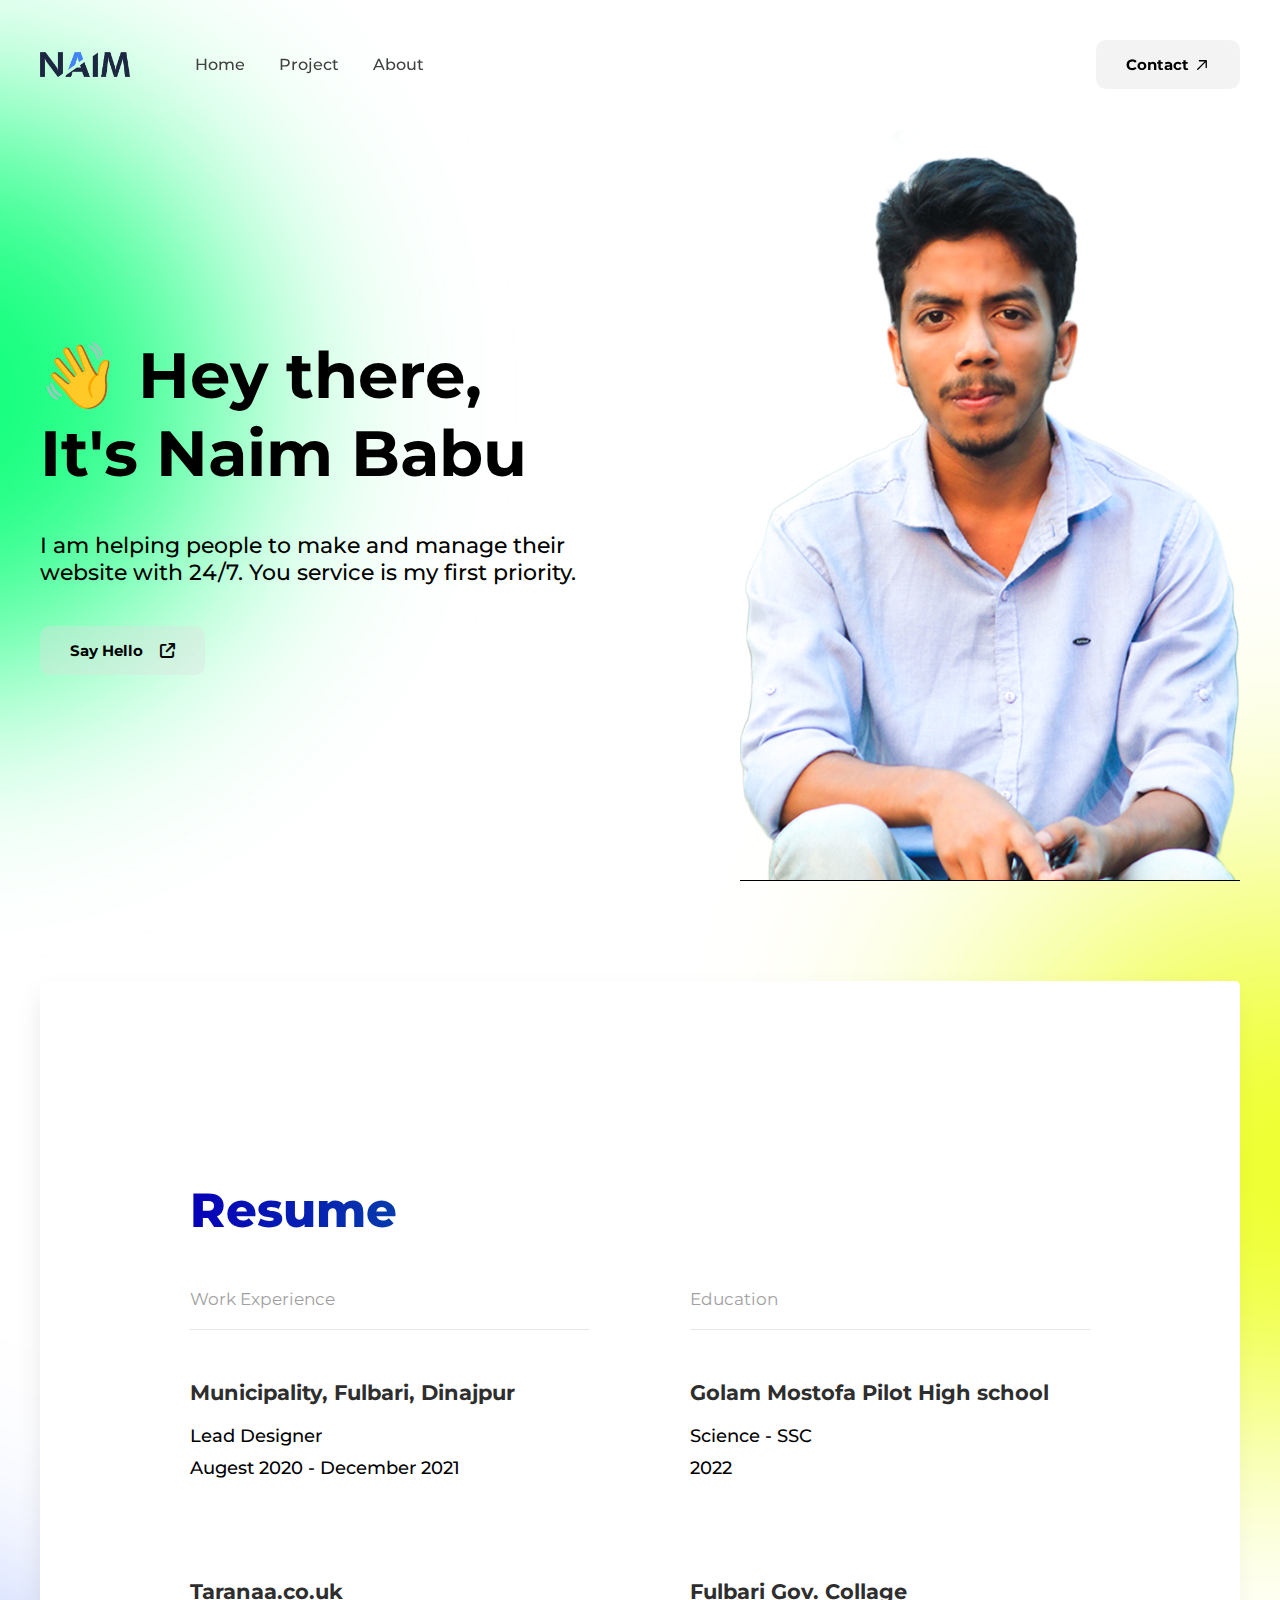
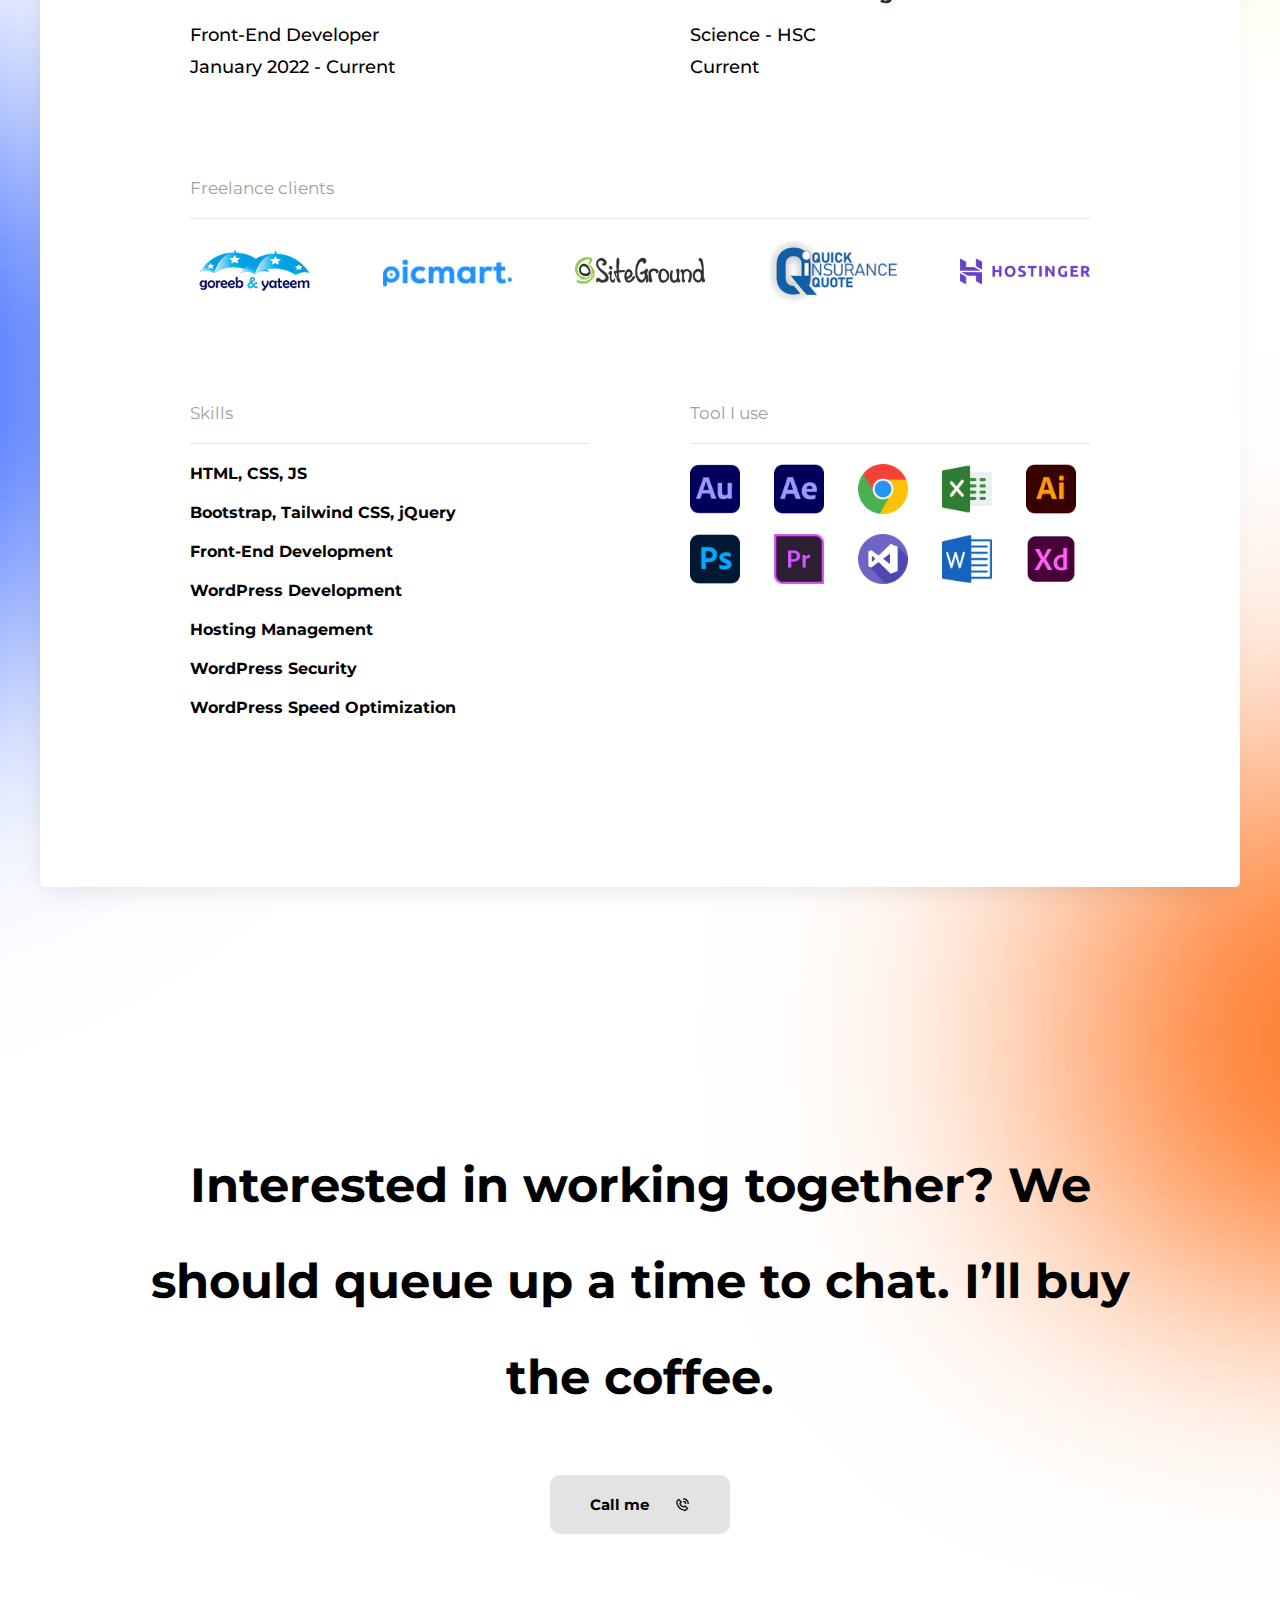
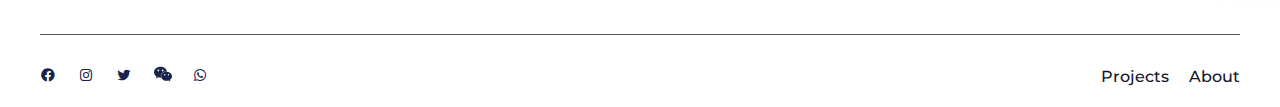
<file: index.html>
<!DOCTYPE html>
<html lang="en">

<head>
    <meta charset="UTF-8">
    <meta http-equiv="X-UA-Compatible" content="IE=edge">
    <meta name="viewport" content="width=device-width, initial-scale=1.0">
    <meta name='keywords' content='your, tags'>
    <meta name='description' content='150 words'>
    <meta name='subject' content="your website' s subject">
    <meta name='language' content='ES'>
    <meta name='robots' content='index,follow'>
    <meta name='copyright' content='company name'>

    <!-- -------------------
    OpenGraph Meta Tags
    -------------------- -->
    <meta name='og:title' content='The Rock'>
    <meta name='og:type' content='movie'>
    <meta name='og:url' content='http://www.imdb.com/title/tt0117500/'>
    <meta name='og:image' content='http://ia.media-imdb.com/rock.jpg'>
    <meta name='og:site_name' content='IMDb'>
    <meta name='og:description' content='A group of U.S. Marines, under command of...'>
    <title>Taranaa</title>


    <!-- -------------------
    Css Linked
    -------------------- -->
    
    <link href='https://unpkg.com/boxicons@2.1.4/css/boxicons.min.css' rel='stylesheet'>
    <link rel="stylesheet" href="./css/all.min.css">
    <link rel="stylesheet" href="./css/index.css">
</head>

<body>
    <div class="bg">
        <header>
            <nav>
                <div class="logo_and_links">
                    <img src="./images/logo.png" width="90px" alt="" class="header_logo">
                    <div class="links">
                        <a href="/">Home</a>
                        <a href="/projects.html">Project</a>
                        <!-- <a href="/pricing.html">Pricing</a> -->
                        <a href="/about.html">About</a>
                    </div>
                </div>
                <div class="right_side_button">
                    <a href="/contact.html" class="t_buttons">
                        Contact <svg width="16" height="16" viewBox="0 0 24 24" fill="none"
                            xmlns="http://www.w3.org/2000/svg">
                            <path
                                d="M8.11512 6.63605L15.9509 6.63605L4.9301 17.6569C4.85087 17.7361 4.78771 17.8253 4.74063 17.9205C4.61367 18.1771 4.6036 18.4768 4.71043 18.7403C4.75925 18.8606 4.83247 18.9734 4.9301 19.0711C5.32062 19.4616 5.95379 19.4616 6.34431 19.0711L17.3651 8.05026V15.886C17.3651 16.4383 17.8128 16.886 18.3651 16.886C18.9174 16.886 19.3651 16.4383 19.3651 15.886V5.63605C19.3651 5.60153 19.3634 5.56742 19.36 5.5338C19.3099 5.0409 18.9019 4.65382 18.3999 4.63664C18.3884 4.63625 18.3768 4.63605 18.3651 4.63605L8.11512 4.63605C7.56284 4.63605 7.11513 5.08376 7.11513 5.63605C7.11512 6.18833 7.56284 6.63605 8.11512 6.63605Z"
                                fill="currentColor" />
                        </svg>

                    </a>
                </div>
            </nav>
        </header>
        <!-- Primary menu ended  -->
        <!-- =================  Hero Section ================= -->

        <div id="hero">
            <div class="left_side">
                <h1>👋 Hey there, <br> It's Naim Babu</h1>
                <p>I am helping people to make and manage their website with 24/7. You service is my first priority.</p>
                <a href="#" class="t_buttons">
                    Say Hello <i class="fa-solid fa-arrow-up-right-from-square"></i>
                </a>
            </div>
            <div class="right_side">
                <img src="./images/naim.png" alt="" width="500px">
            </div>
        </div>
    </div>

    <main>

        <!-- =================  Resume ================= -->
        <div id="resume">
            <div class="container">
                <h2>Resume</h2>

                <!-- =================  EDUCATION AND Experience ================= -->
                <div class="content">
                    <div class="left_side">
                        <h5>Work Experience</h5>
                        <div class="devider"></div>
                        <div class="first_work">
                            <h4>Municipality, Fulbari, Dinajpur</h4>
                            <p>Lead Designer</p>
                            <p>Augest 2020 - December 2021</p>
                        </div>
                        <div class="first_work">
                            <h4>Taranaa.co.uk</h4>
                            <p>Front-End Developer</p>
                            <p>January 2022 - Current</p>
                        </div>
                    </div>

                    <div class="left_side">
                        <h5>Education</h5>
                        <div class="devider"></div>
                        <div class="first_work">
                            <h4>Golam Mostofa Pilot High school</h4>
                            <p>Science - SSC</p>
                            <p>2022</p>
                        </div>
                        <div class="first_work">
                            <h4>Fulbari Gov. Collage</h4>
                            <p>Science - HSC</p>
                            <p>Current</p>
                        </div>
                    </div>
                </div>

                <!-- =================  Freelance Clients ================= -->
                <div class="clients">
                    <h5>Freelance clients</h5>
                    <div class="devider"></div>
                    <div class="clients_logos">
                        <img src="./images/logo-goreeb.png" alt="naimbabu">
                        <img src="./images/Header-Logo-1.png" alt="naimbabu">
                        <img src="./images/SiteGround.Com_Inc._Logo.png" alt="naimbabu">
                        <img src="./images/image.png" alt="naimbabu">
                        <img src="./images/Hostinger-logo.png" alt="naimbabu">
                    </div>
                </div>

                <!-- =================  Skills and Tools ================= -->
                <div class="content">
                    <div class="left_side">
                        <h5>Skills</h5>
                        <div class="devider"></div>
                        <div class="skills">
                            <h4>HTML, CSS, JS</h4>
                            <h4>Bootstrap, Tailwind CSS, jQuery</h4>
                            <h4>Front-End Development</h4>
                            <h4>WordPress Development</h4>
                            <h4>Hosting Management</h4>
                            <h4>WordPress Security</h4>
                            <h4>WordPress Speed Optimization</h4>
                        </div>
                    </div>

                    <div class="left_side">
                        <h5>Tool I use</h5>
                        <div class="devider"></div>
                        <div class="tools">
                            <img src="./images/Tools/adobe-audition.png" alt="naimbabu">
                            <img src="./images/Tools/after-effects.png" alt="naimbabu">
                            <img src="./images/Tools/chrome.png" alt="naimbabu">
                            <img src="./images/Tools/excel.png" alt="naimbabu">
                            <img src="./images/Tools/illustrator.png" alt="naimbabu">
                            <img src="./images/Tools/photoshop.png" alt="naimbabu">
                            <img src="./images/Tools/premiere.png" alt="naimbabu">
                            <img src="./images/Tools/visual-studio.png" alt="naimbabu">
                            <img src="./images/Tools/word.png" alt="naimbabu">
                            <img src="./images/Tools/xd.png" alt="naimbabu">
                        </div>

                    </div>
                </div>
            </div>
        </div>
        <footer>
            <div class="footer_main_container">
                <div class="container">
                    <h2>Interested in working together? We should queue up a time to chat. I’ll buy the coffee.</h2>
                    <div class="footer_call_button">
                        <a class="" href="#">
                            Call me 
                            <i class='bx bx-phone-call'></i>
                        </a>
                    </div>

                </div>
                <div class="border"></div>
                <div class="down_footer">
                    <div class="social">
                        <a href=""> <i class='bx bxl-facebook-circle' ></i></a>
                        <a href=""><i class='bx bxl-instagram'></i></a>
                        <a href=""><i class='bx bxl-twitter' ></i></a>
                        <a href=""> <svg role="img" viewBox="0 0 24 24" xmlns="http://www.w3.org/2000/svg">
                                <title>WeChat</title>
                                <path
                                    d="M8.691 2.188C3.891 2.188 0 5.476 0 9.53c0 2.212 1.17 4.203 3.002 5.55a.59.59 0 0 1 .213.665l-.39 1.48c-.019.07-.048.141-.048.213 0 .163.13.295.29.295a.326.326 0 0 0 .167-.054l1.903-1.114a.864.864 0 0 1 .717-.098 10.16 10.16 0 0 0 2.837.403c.276 0 .543-.027.811-.05-.857-2.578.157-4.972 1.932-6.446 1.703-1.415 3.882-1.98 5.853-1.838-.576-3.583-4.196-6.348-8.596-6.348zM5.785 5.991c.642 0 1.162.529 1.162 1.18a1.17 1.17 0 0 1-1.162 1.178A1.17 1.17 0 0 1 4.623 7.17c0-.651.52-1.18 1.162-1.18zm5.813 0c.642 0 1.162.529 1.162 1.18a1.17 1.17 0 0 1-1.162 1.178 1.17 1.17 0 0 1-1.162-1.178c0-.651.52-1.18 1.162-1.18zm5.34 2.867c-1.797-.052-3.746.512-5.28 1.786-1.72 1.428-2.687 3.72-1.78 6.22.942 2.453 3.666 4.229 6.884 4.229.826 0 1.622-.12 2.361-.336a.722.722 0 0 1 .598.082l1.584.926a.272.272 0 0 0 .14.047c.134 0 .24-.111.24-.247 0-.06-.023-.12-.038-.177l-.327-1.233a.582.582 0 0 1-.023-.156.49.49 0 0 1 .201-.398C23.024 18.48 24 16.82 24 14.98c0-3.21-2.931-5.837-6.656-6.088V8.89c-.135-.01-.27-.027-.407-.03zm-2.53 3.274c.535 0 .969.44.969.982a.976.976 0 0 1-.969.983.976.976 0 0 1-.969-.983c0-.542.434-.982.97-.982zm4.844 0c.535 0 .969.44.969.982a.976.976 0 0 1-.969.983.976.976 0 0 1-.969-.983c0-.542.434-.982.969-.982z" />
                            </svg></a>
                        <a href=""><i class='bx bxl-whatsapp' ></i></a>
                    </div>
                    <div class="links">
                        <a href="">Projects</a>
                        <!-- <a href="">Pricing</a> -->
                        <a href="">About</a>
                    </div>
                </div>
            </div>
        </footer>
    </main>
    <!-- =================  Footer ================= -->





    <!-- ===============================================================
    Make sure that js is before the body closing tag. Its make your site 
    loading faster
    ==================================================================-->
    <script src="./js/main.js"></script>
</body>

</html>
</file>
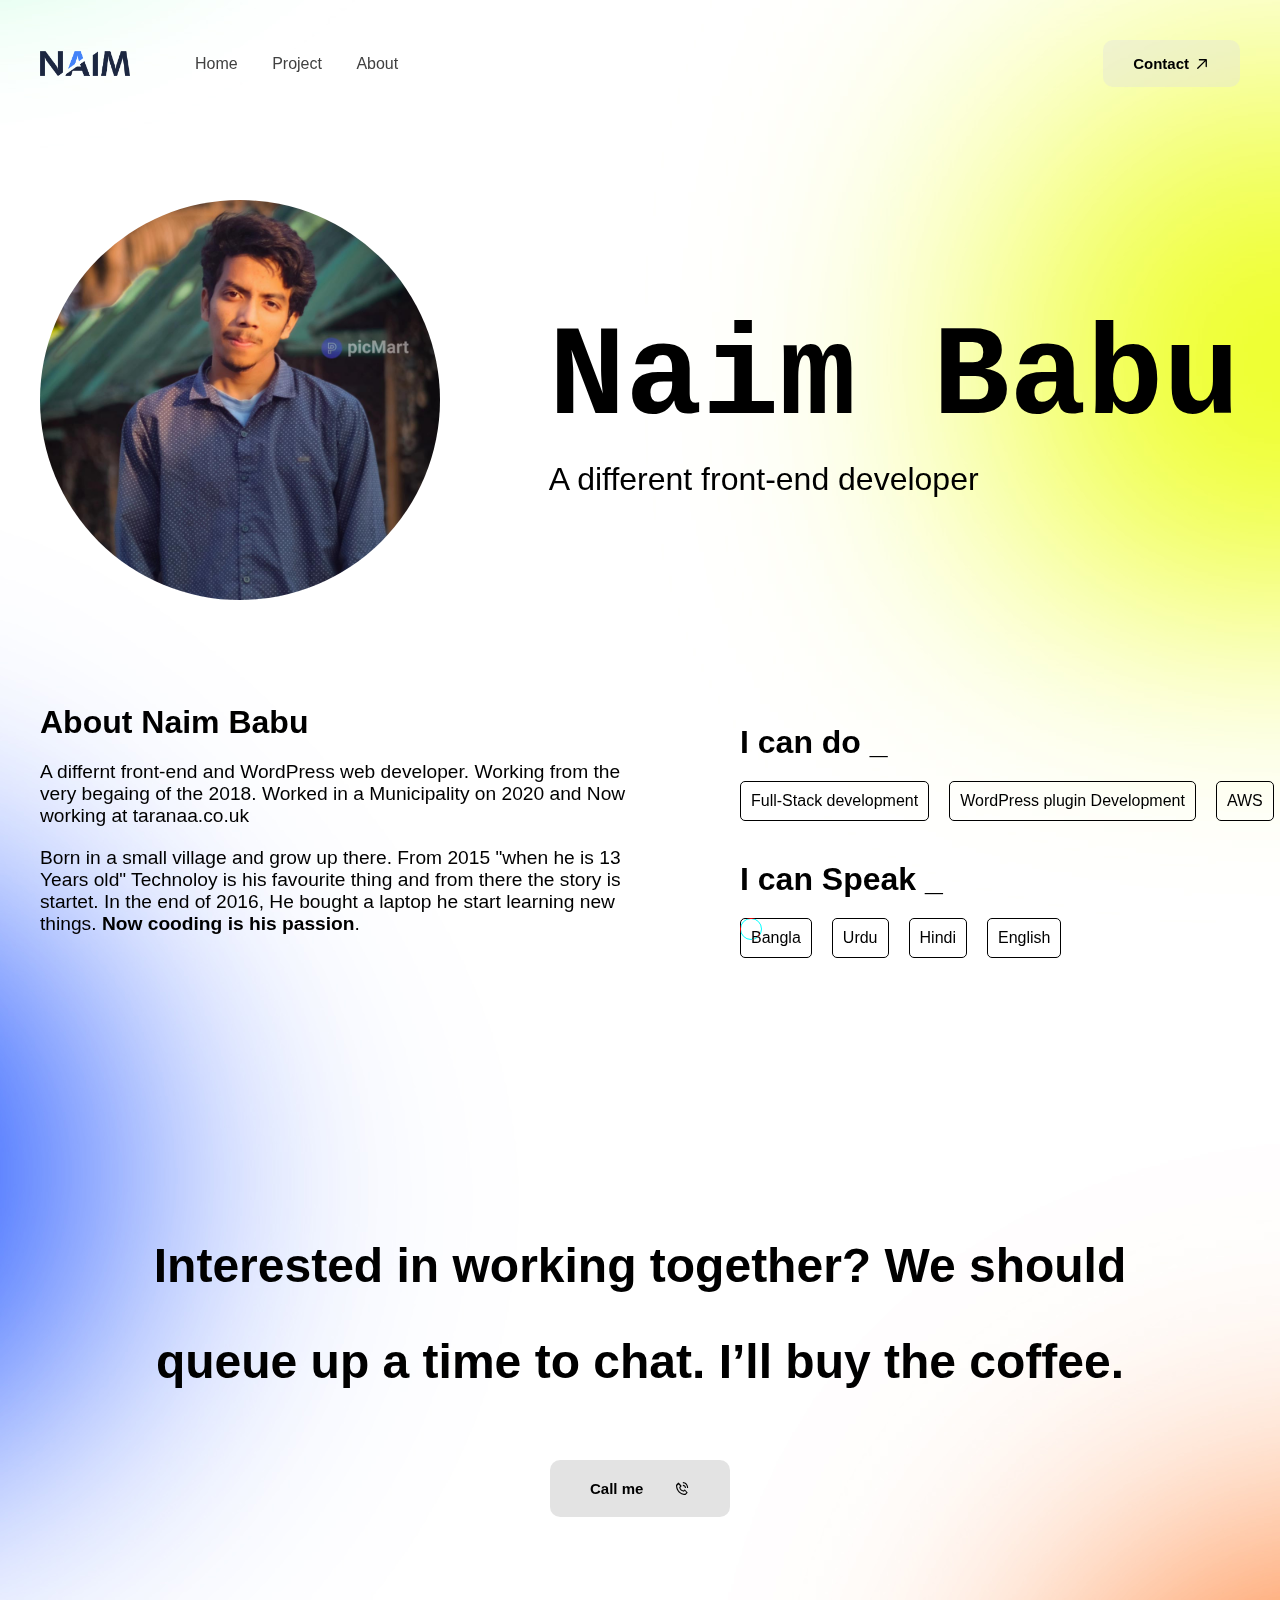
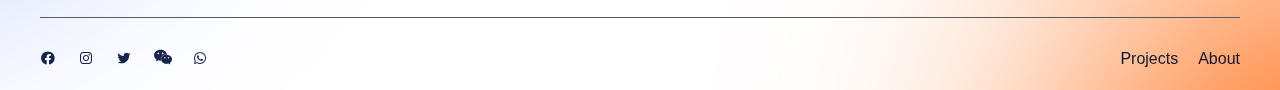
<file: about.html>
<!DOCTYPE html>
<html lang="en">

<head>
    <meta charset="UTF-8">
    <meta http-equiv="X-UA-Compatible" content="IE=edge">
    <meta name="viewport" content="width=device-width, initial-scale=1.0">
    <meta name='keywords' content='your, tags'>
    <meta name='description' content='150 words'>
    <meta name='subject' content="your website' s subject">
    <meta name='language' content='ES'>
    <meta name='robots' content='index,follow'>
    <meta name='copyright' content='company name'>

    <!-- -------------------
    OpenGraph Meta Tags
    -------------------- -->
    <meta name='og:title' content='The Rock'>
    <meta name='og:type' content='movie'>
    <meta name='og:url' content='http://www.imdb.com/title/tt0117500/'>
    <meta name='og:image' content='http://ia.media-imdb.com/rock.jpg'>
    <meta name='og:site_name' content='IMDb'>
    <meta name='og:description' content='A group of U.S. Marines, under command of...'>
    <title>Taranaa</title>


    <!-- -------------------
    Css Linked
    -------------------- -->
    <link href='https://unpkg.com/boxicons@2.1.4/css/boxicons.min.css' rel='stylesheet'>
    <link rel="stylesheet" href="./css/about.css">
</head>

<body>
    <header>
        <nav>
            <div class="logo_and_links">
                <img src="./images/logo.png" width="90px" alt="" class="header_logo">
                <div class="links">
                    <a href="/">Home</a>
                    <a href="/projects.html">Project</a>
                    <!-- <a href="/pricing.html">Pricing</a> -->
                    <a href="/about.html">About</a>
                </div>
            </div>
            <div class="right_side_button">
                <a href="/contact.html" class="t_buttons">
                    Contact <svg width="16" height="16" viewBox="0 0 24 24" fill="none"
                        xmlns="http://www.w3.org/2000/svg">
                        <path
                            d="M8.11512 6.63605L15.9509 6.63605L4.9301 17.6569C4.85087 17.7361 4.78771 17.8253 4.74063 17.9205C4.61367 18.1771 4.6036 18.4768 4.71043 18.7403C4.75925 18.8606 4.83247 18.9734 4.9301 19.0711C5.32062 19.4616 5.95379 19.4616 6.34431 19.0711L17.3651 8.05026V15.886C17.3651 16.4383 17.8128 16.886 18.3651 16.886C18.9174 16.886 19.3651 16.4383 19.3651 15.886V5.63605C19.3651 5.60153 19.3634 5.56742 19.36 5.5338C19.3099 5.0409 18.9019 4.65382 18.3999 4.63664C18.3884 4.63625 18.3768 4.63605 18.3651 4.63605L8.11512 4.63605C7.56284 4.63605 7.11513 5.08376 7.11513 5.63605C7.11512 6.18833 7.56284 6.63605 8.11512 6.63605Z"
                            fill="currentColor" />
                    </svg>

                </a>
            </div>
        </nav>
    </header>
    <!-- Primary menu ended  -->


    <!-- Main section of the page -->

    <section class="profile">
        <div class="profile_picture">
            <img src="./images/Profile_Picture.jpg" alt="Naimbabu">
        </div>
        <div class="information">
            <h1>Naim Babu</h1>
            <p>A different front-end developer</p>
        </div>
    </section>
    <div class="line"></div>
    <section class="about">
        <div class="about_me">
            <h2>About Naim Babu</h2>
            <P>A differnt front-end and WordPress web developer. Working from the very begaing of the 2018. Worked in a
                Municipality on 2020 and Now working at taranaa.co.uk</P>
            <P>Born in a small village and grow up there. From 2015 "when he is 13 Years old" Technoloy is his favourite thing and 
                from there the story is startet. In the end of 2016, He bought a laptop he start learning new things.  <strong>Now cooding is his passion</strong>. 
            </P>
        </div>
        <div class="my_skills">
            <h2>I can do _</h2>
            <div class="skills">
                <div class="skill">Full-Stack development</div>
                <div class="skill">WordPress plugin Development</div>
                <div class="skill">AWS</div>
            </div>
            <div class="my_skills">
                <h2>I can Speak _</h2>
                <div class="skills">
                    <div class="skill">Bangla</div>
                    <div class="skill">Urdu</div>
                    <div class="skill">Hindi</div>
                    <div class="skill">English</div>
                    <div class="custom_mouse"></div>
                </div>
            </div>
        </div>
    </section>
    <section class="about">
        <!-- <div class="my_skills">
            <h2>I can Speak _</h2>
            <div class="skills">
                <div class="skill">Bangla</div>
                <div class="skill">Urdu</div>
                <div class="skill">Hindi</div>
                <div class="skill">English</div>
                <div class="custom_mouse"></div>
            </div>
        </div> -->
        <!-- <div class="about_me">
            <h2>About Naim Babu</h2>
            <P>A differnt front-end and WordPress web developer. Working from the very begaing of the 2018. Worked in a
                Municipality on 2020 and Now working at taranaa.co.uk</P>
            <P>Born in a small village and grow up there. From 2015 "when he is 13 Years old" Technoloy is his favourite thing and 
                from there the story is startet. In the end of 2016, He bought a laptop he start learning new things.  <strong>Now cooding is his passion</strong>. 
            </P>
        </div> -->
    </section>

    <!-- ========== Footer ========= -->
    <footer>
        <div class="footer_main_container">
            <div class="container">
                <h2>Interested in working together? We should queue up a time to chat. I’ll buy the coffee.</h2>
                <div class="footer_call_button">
                    <a class="" href="#">
                        Call me
                        <i class='bx bx-phone-call'></i>

                    </a>
                </div>

            </div>
            <div class="border"></div>
            <div class="down_footer">
                <div class="social">
                    <a href=""> <i class='bx bxl-facebook-circle' ></i></a>
                    <a href=""><i class='bx bxl-instagram'></i></a>
                    <a href=""><i class='bx bxl-twitter' ></i></a>
                    <a href=""> <svg role="img" viewBox="0 0 24 24" xmlns="http://www.w3.org/2000/svg">
                            <title>WeChat</title>
                            <path
                                d="M8.691 2.188C3.891 2.188 0 5.476 0 9.53c0 2.212 1.17 4.203 3.002 5.55a.59.59 0 0 1 .213.665l-.39 1.48c-.019.07-.048.141-.048.213 0 .163.13.295.29.295a.326.326 0 0 0 .167-.054l1.903-1.114a.864.864 0 0 1 .717-.098 10.16 10.16 0 0 0 2.837.403c.276 0 .543-.027.811-.05-.857-2.578.157-4.972 1.932-6.446 1.703-1.415 3.882-1.98 5.853-1.838-.576-3.583-4.196-6.348-8.596-6.348zM5.785 5.991c.642 0 1.162.529 1.162 1.18a1.17 1.17 0 0 1-1.162 1.178A1.17 1.17 0 0 1 4.623 7.17c0-.651.52-1.18 1.162-1.18zm5.813 0c.642 0 1.162.529 1.162 1.18a1.17 1.17 0 0 1-1.162 1.178 1.17 1.17 0 0 1-1.162-1.178c0-.651.52-1.18 1.162-1.18zm5.34 2.867c-1.797-.052-3.746.512-5.28 1.786-1.72 1.428-2.687 3.72-1.78 6.22.942 2.453 3.666 4.229 6.884 4.229.826 0 1.622-.12 2.361-.336a.722.722 0 0 1 .598.082l1.584.926a.272.272 0 0 0 .14.047c.134 0 .24-.111.24-.247 0-.06-.023-.12-.038-.177l-.327-1.233a.582.582 0 0 1-.023-.156.49.49 0 0 1 .201-.398C23.024 18.48 24 16.82 24 14.98c0-3.21-2.931-5.837-6.656-6.088V8.89c-.135-.01-.27-.027-.407-.03zm-2.53 3.274c.535 0 .969.44.969.982a.976.976 0 0 1-.969.983.976.976 0 0 1-.969-.983c0-.542.434-.982.97-.982zm4.844 0c.535 0 .969.44.969.982a.976.976 0 0 1-.969.983.976.976 0 0 1-.969-.983c0-.542.434-.982.969-.982z" />
                        </svg></a>
                    <a href=""><i class='bx bxl-whatsapp' ></i></a>
                </div>
                <div class="links">
                    <a href="">Projects</a>
                    <!-- <a href="">Pricing</a> -->
                    <a href="">About</a>
                </div>
            </div>
        </div>
    </footer>


    <!-- ===============================================================
    Make sure that js is before the body closing tag. Its make your site 
    loading faster
    ==================================================================-->
    <script src="./js/main.js"></script>
</body>

</html>
</file>
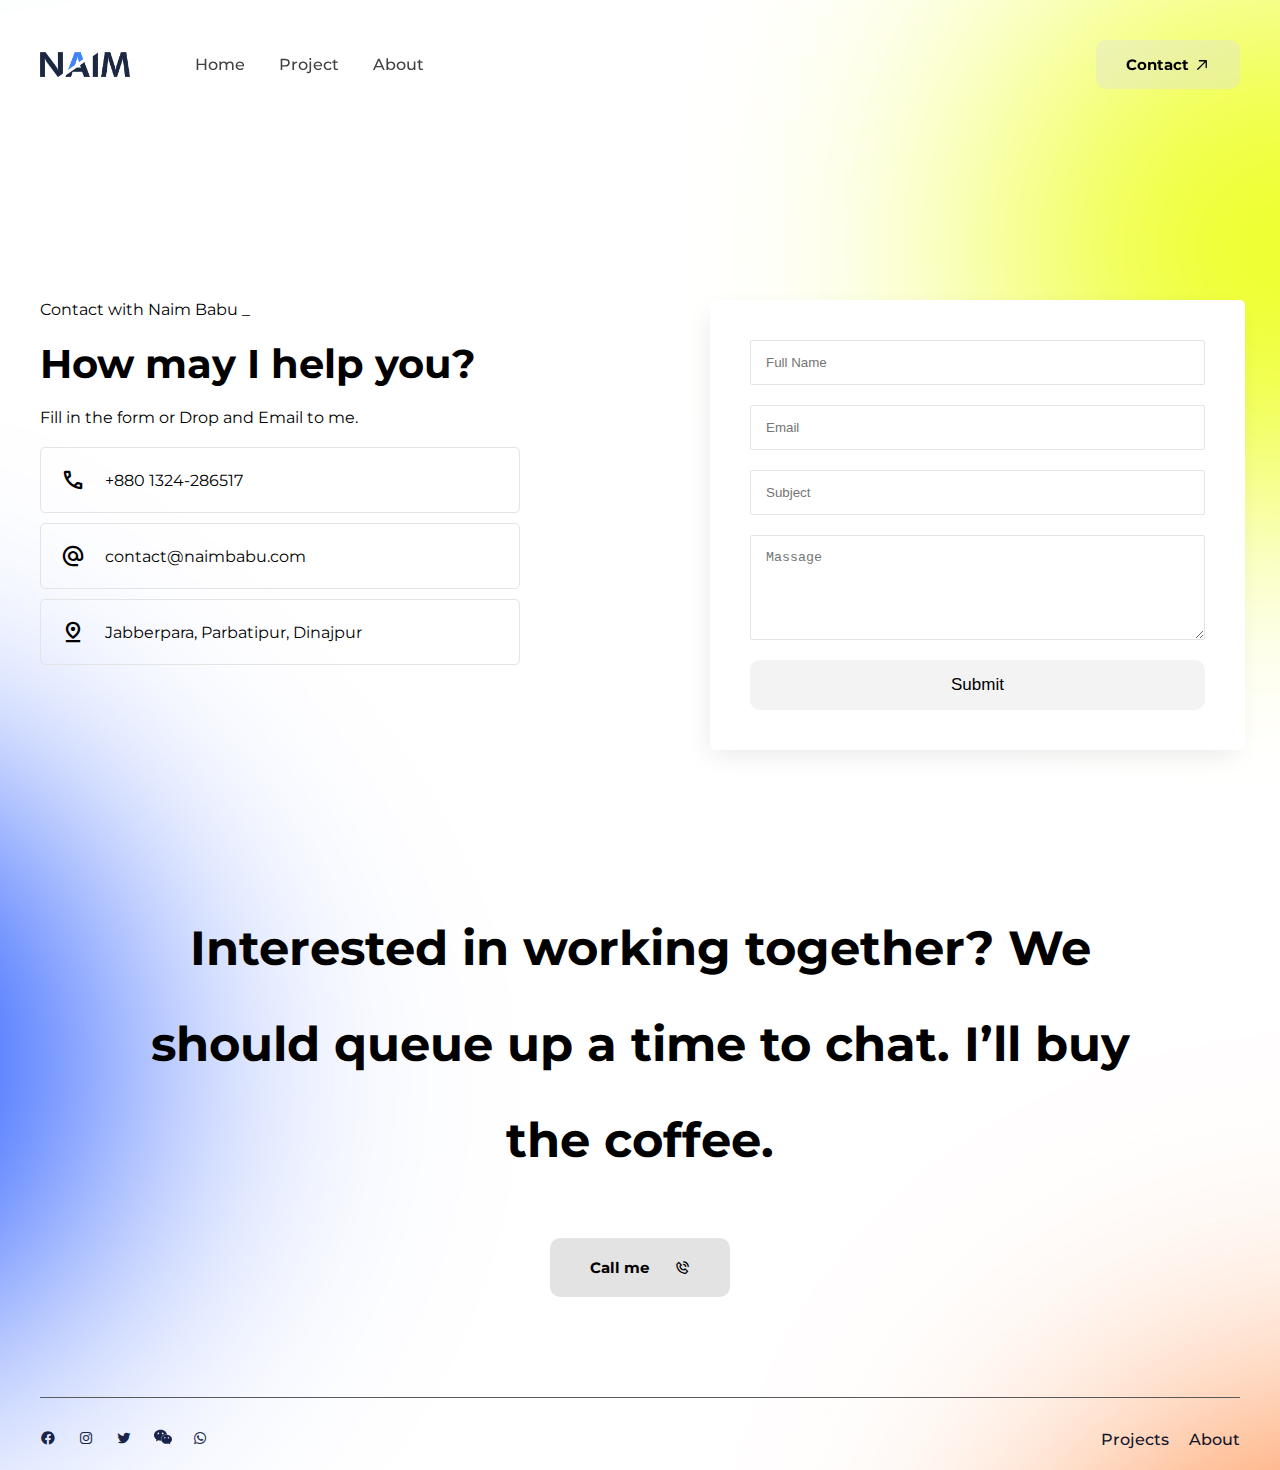
<file: contact.html>
<!DOCTYPE html>
<html lang="en">

<head>
    <meta charset="UTF-8">
    <meta http-equiv="X-UA-Compatible" content="IE=edge">
    <meta name="viewport" content="width=device-width, initial-scale=1.0">
    <meta name='keywords' content='your, tags'>
    <meta name='description' content='150 words'>
    <meta name='subject' content="your website' s subject">
    <meta name='language' content='ES'>
    <meta name='robots' content='index,follow'>
    <meta name='copyright' content='company name'>

    <!-- -------------------
    OpenGraph Meta Tags
    -------------------- -->
    <meta name='og:title' content='The Rock'>
    <meta name='og:type' content='movie'>
    <meta name='og:url' content='http://www.imdb.com/title/tt0117500/'>
    <meta name='og:image' content='http://ia.media-imdb.com/rock.jpg'>
    <meta name='og:site_name' content='IMDb'>
    <meta name='og:description' content='A group of U.S. Marines, under command of...'>
    <title>Taranaa</title>



    <!-- -------------------
    Css & Others links
    -------------------- -->
    <link href='https://unpkg.com/boxicons@2.1.4/css/boxicons.min.css' rel='stylesheet'>
    <link rel="stylesheet"
        href="https://fonts.googleapis.com/css2?family=Material+Symbols+Outlined:opsz,wght,FILL,GRAD@20..48,100..700,0..1,-50..200" />
    <link rel="stylesheet" href="./css/contact.css">
</head>

<body>
    <header>
        <nav>
            <div class="logo_and_links">
                <img src="./images/logo.png" width="90px" alt="" class="header_logo">
                <div class="links">
                    <a href="/">Home</a>
                    <a href="/projects.html">Project</a>
                    <!-- <a href="/pricing.html">Pricing</a> -->
                    <a href="/about.html">About</a>
                </div>
            </div>
            <div class="right_side_button">
                <a href="/contact.html" class="t_buttons">
                    Contact <svg width="16" height="16" viewBox="0 0 24 24" fill="none"
                        xmlns="http://www.w3.org/2000/svg">
                        <path
                            d="M8.11512 6.63605L15.9509 6.63605L4.9301 17.6569C4.85087 17.7361 4.78771 17.8253 4.74063 17.9205C4.61367 18.1771 4.6036 18.4768 4.71043 18.7403C4.75925 18.8606 4.83247 18.9734 4.9301 19.0711C5.32062 19.4616 5.95379 19.4616 6.34431 19.0711L17.3651 8.05026V15.886C17.3651 16.4383 17.8128 16.886 18.3651 16.886C18.9174 16.886 19.3651 16.4383 19.3651 15.886V5.63605C19.3651 5.60153 19.3634 5.56742 19.36 5.5338C19.3099 5.0409 18.9019 4.65382 18.3999 4.63664C18.3884 4.63625 18.3768 4.63605 18.3651 4.63605L8.11512 4.63605C7.56284 4.63605 7.11513 5.08376 7.11513 5.63605C7.11512 6.18833 7.56284 6.63605 8.11512 6.63605Z"
                            fill="currentColor" />
                    </svg>

                </a>
            </div>
        </nav>
    </header>
    <!-- Primary menu ended  -->


    <!-- Main section of the page -->
    <main>
        <section class="contact">
            <div class="info">
                <p>Contact with Naim Babu _</p>
                <h1>How may I help you?</h1>
                <span>Fill in the form or Drop and Email to me.</span>
                <div class="contact_element">
                    <div class="icon">
                        <span class="material-symbols-outlined">
                            call
                        </span>
                        <a href="tel:+8801324286517">+880 1324-286517</a>
                    </div>

                    <div class="icon">
                        <span class="material-symbols-outlined">
                            alternate_email
                        </span>
                        <a href="mailto:contact@naimbabu.com">contact@naimbabu.com</a>
                    </div>

                    <div class="icon">
                        <span class="material-symbols-outlined">
                            pin_drop
                        </span>
                        <a href="https://goo.gl/maps/4Jy1bmhmKAgozMnD9">
                            Jabberpara, Parbatipur, Dinajpur
                        </a>
                    </div>
                </div>

            </div>

            <form action="">
                <div id="data">
                    <input type="text" name="full-name" placeholder="Full Name">
                    <input type="email" name="email" placeholder="Email">
                    <input type="text" name="sub" placeholder="Subject">
                    <textarea name="massage" id="" cols="51" rows="5" placeholder="Massage"></textarea>
                    <button class="s_buttons" type="submit">Submit</button>
                </div>
            </form>

        </section>

    </main>


    <!-- ========== Footer ========= -->
    <footer>
        <div class="footer_main_container">
            <div class="container">
                <h2>Interested in working together? We should queue up a time to chat. I’ll buy the coffee.</h2>
                <div class="footer_call_button">
                    <a class="" href="#">
                        Call me
                        <i class='bx bx-phone-call'></i>
                    </a>
                </div>

            </div>
            <div class="border"></div>
            <div class="down_footer">
                <div class="social">
                    <a href=""> <i class='bx bxl-facebook-circle' ></i></a>
                    <a href=""><i class='bx bxl-instagram'></i></a>
                    <a href=""><i class='bx bxl-twitter' ></i></a>
                    <a href=""> <svg role="img" viewBox="0 0 24 24" xmlns="http://www.w3.org/2000/svg">
                            <title>WeChat</title>
                            <path
                                d="M8.691 2.188C3.891 2.188 0 5.476 0 9.53c0 2.212 1.17 4.203 3.002 5.55a.59.59 0 0 1 .213.665l-.39 1.48c-.019.07-.048.141-.048.213 0 .163.13.295.29.295a.326.326 0 0 0 .167-.054l1.903-1.114a.864.864 0 0 1 .717-.098 10.16 10.16 0 0 0 2.837.403c.276 0 .543-.027.811-.05-.857-2.578.157-4.972 1.932-6.446 1.703-1.415 3.882-1.98 5.853-1.838-.576-3.583-4.196-6.348-8.596-6.348zM5.785 5.991c.642 0 1.162.529 1.162 1.18a1.17 1.17 0 0 1-1.162 1.178A1.17 1.17 0 0 1 4.623 7.17c0-.651.52-1.18 1.162-1.18zm5.813 0c.642 0 1.162.529 1.162 1.18a1.17 1.17 0 0 1-1.162 1.178 1.17 1.17 0 0 1-1.162-1.178c0-.651.52-1.18 1.162-1.18zm5.34 2.867c-1.797-.052-3.746.512-5.28 1.786-1.72 1.428-2.687 3.72-1.78 6.22.942 2.453 3.666 4.229 6.884 4.229.826 0 1.622-.12 2.361-.336a.722.722 0 0 1 .598.082l1.584.926a.272.272 0 0 0 .14.047c.134 0 .24-.111.24-.247 0-.06-.023-.12-.038-.177l-.327-1.233a.582.582 0 0 1-.023-.156.49.49 0 0 1 .201-.398C23.024 18.48 24 16.82 24 14.98c0-3.21-2.931-5.837-6.656-6.088V8.89c-.135-.01-.27-.027-.407-.03zm-2.53 3.274c.535 0 .969.44.969.982a.976.976 0 0 1-.969.983.976.976 0 0 1-.969-.983c0-.542.434-.982.97-.982zm4.844 0c.535 0 .969.44.969.982a.976.976 0 0 1-.969.983.976.976 0 0 1-.969-.983c0-.542.434-.982.969-.982z" />
                        </svg></a>
                    <a href=""><i class='bx bxl-whatsapp' ></i></a>
                </div>
                <div class="links">
                    <a href="">Projects</a>
                    <!-- <a href="">Pricing</a> -->
                    <a href="">About</a>
                </div>
            </div>
        </div>
    </footer>


    <!-- ===============================================================
    Make sure that js is before the body closing tag. Its make your site 
    loading faster
    ==================================================================-->
    <script src="./js/main.js"></script>
</body>

</html>
</file>
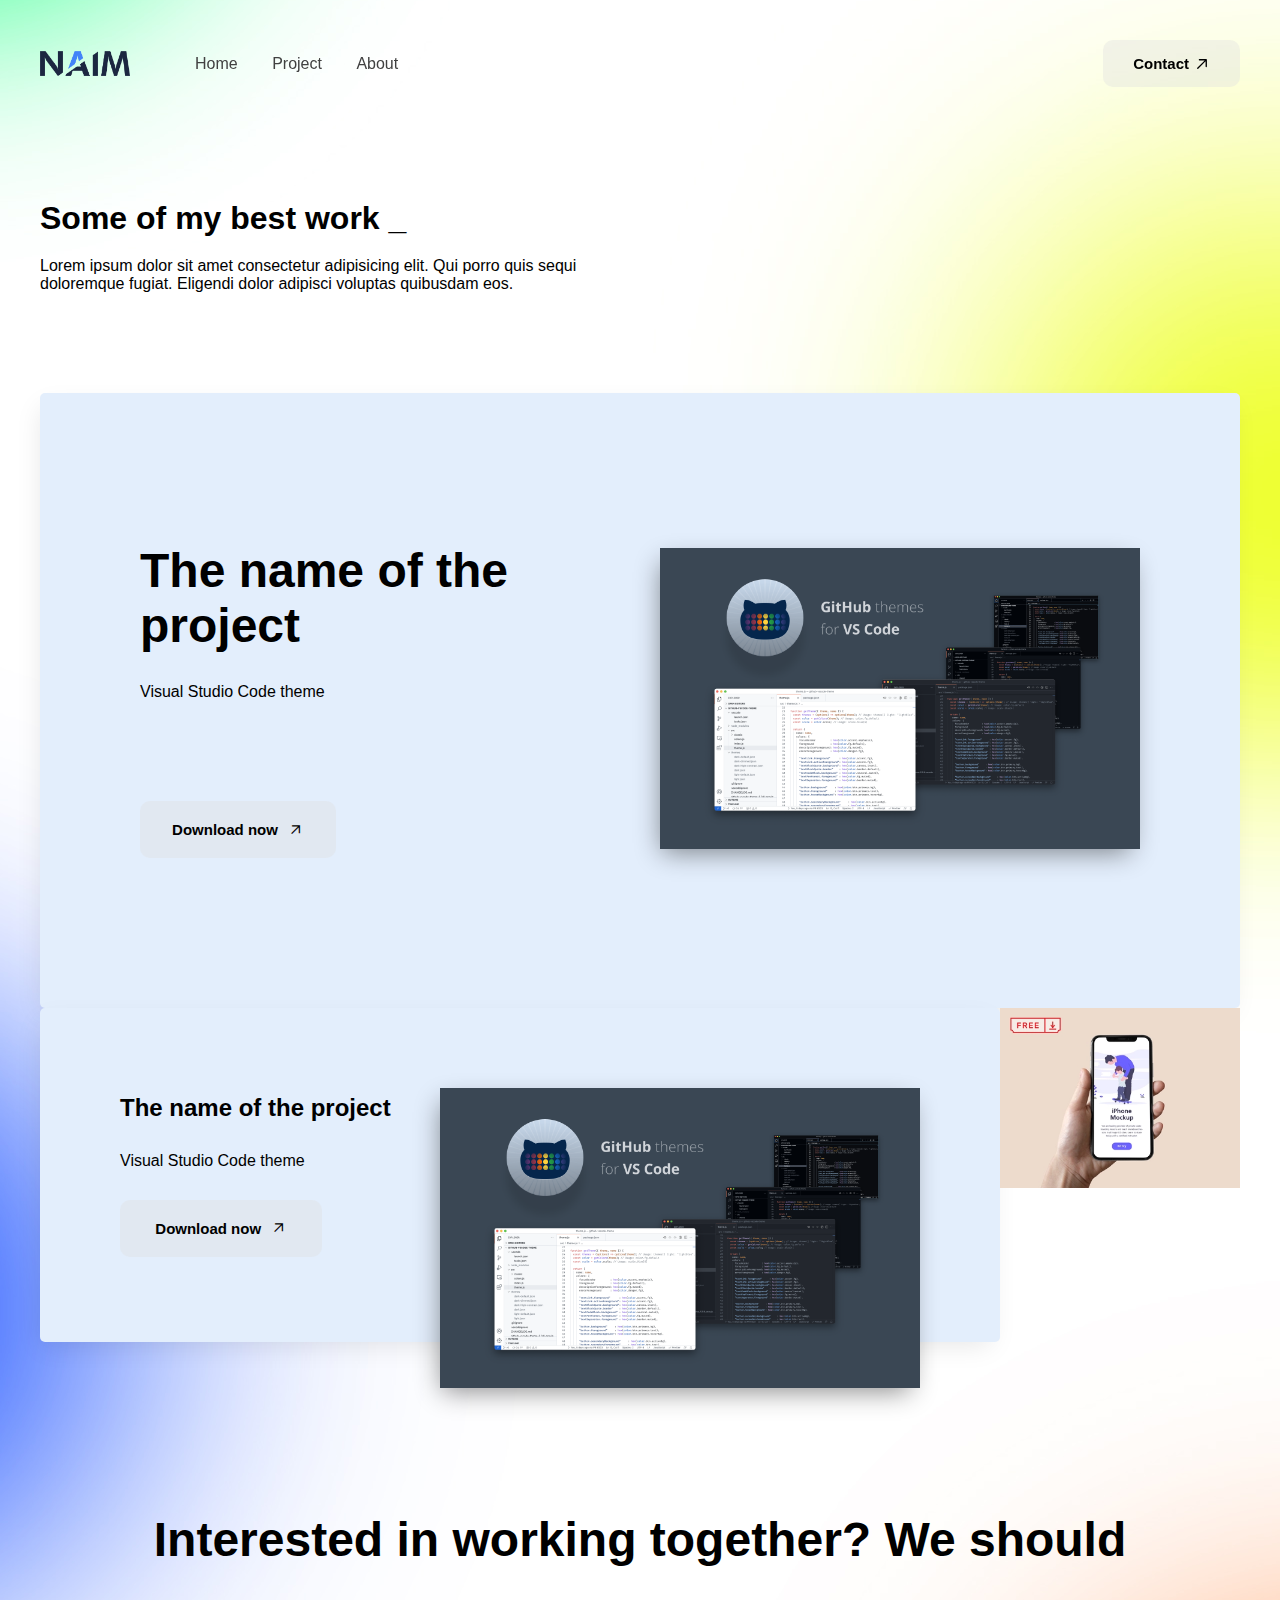
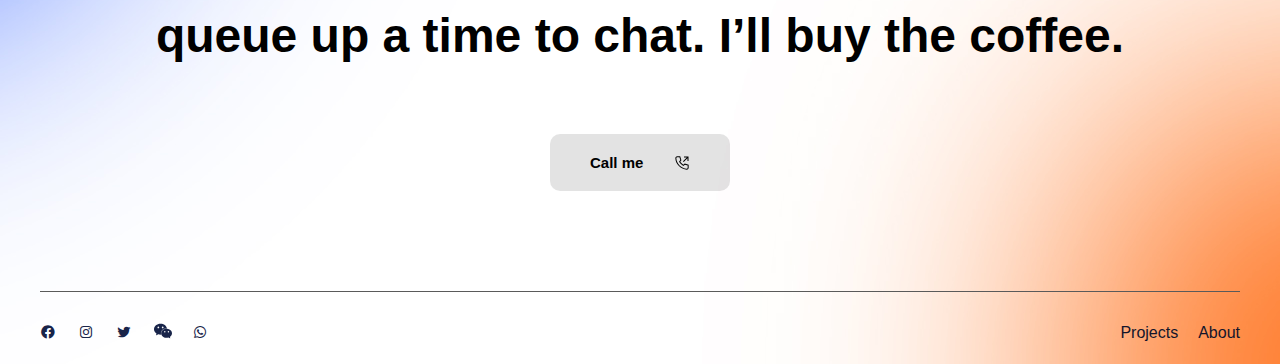
<file: projects.html>
<!DOCTYPE html>
<html lang="en">

<head>
    <meta charset="UTF-8">
    <meta http-equiv="X-UA-Compatible" content="IE=edge">
    <meta name="viewport" content="width=device-width, initial-scale=1.0">
    <meta name='keywords' content='your, tags'>
    <meta name='description' content='150 words'>
    <meta name='subject' content="your website' s subject">
    <meta name='language' content='ES'>
    <meta name='robots' content='index,follow'>
    <meta name='copyright' content='company name'>

    <!-- -------------------
    OpenGraph Meta Tags
    -------------------- -->
    <meta name='og:title' content='The Rock'>
    <meta name='og:type' content='movie'>
    <meta name='og:url' content='http://www.imdb.com/title/tt0117500/'>
    <meta name='og:image' content='http://ia.media-imdb.com/rock.jpg'>
    <meta name='og:site_name' content='IMDb'>
    <meta name='og:description' content='A group of U.S. Marines, under command of...'>
    <title>Taranaa</title>



    <!-- -------------------
    Css & Others links
    -------------------- -->
    <link href='https://unpkg.com/boxicons@2.1.4/css/boxicons.min.css' rel='stylesheet'>
    <link rel="stylesheet"
        href="https://fonts.googleapis.com/css2?family=Material+Symbols+Outlined:opsz,wght,FILL,GRAD@20..48,100..700,0..1,-50..200" />
    <link rel="stylesheet" href="./css/projects.css">
</head>

<body>
    <header>
        <nav>
            <div class="logo_and_links">
                <img src="./images/logo.png" width="90px" alt="" class="header_logo">
                <div class="links">
                    <a href="/">Home</a>
                    <a href="/projects.html">Project</a>
                    <!-- <a href="/pricing.html">Pricing</a> -->
                    <a href="/about.html">About</a>
                </div>
            </div>
            <div class="right_side_button">
                <a href="/contact.html" class="t_buttons">
                    Contact <svg width="16" height="16" viewBox="0 0 24 24" fill="none"
                        xmlns="http://www.w3.org/2000/svg">
                        <path
                            d="M8.11512 6.63605L15.9509 6.63605L4.9301 17.6569C4.85087 17.7361 4.78771 17.8253 4.74063 17.9205C4.61367 18.1771 4.6036 18.4768 4.71043 18.7403C4.75925 18.8606 4.83247 18.9734 4.9301 19.0711C5.32062 19.4616 5.95379 19.4616 6.34431 19.0711L17.3651 8.05026V15.886C17.3651 16.4383 17.8128 16.886 18.3651 16.886C18.9174 16.886 19.3651 16.4383 19.3651 15.886V5.63605C19.3651 5.60153 19.3634 5.56742 19.36 5.5338C19.3099 5.0409 18.9019 4.65382 18.3999 4.63664C18.3884 4.63625 18.3768 4.63605 18.3651 4.63605L8.11512 4.63605C7.56284 4.63605 7.11513 5.08376 7.11513 5.63605C7.11512 6.18833 7.56284 6.63605 8.11512 6.63605Z"
                            fill="currentColor" />
                    </svg>

                </a>
            </div>
        </nav>
    </header>
    <!-- Primary menu ended  -->


    <!-- Main section of the page -->
    <main>
        <section class="info">
            <h1>Some of my best work _</h1>
            <p>Lorem ipsum dolor sit amet consectetur adipisicing elit. Qui porro quis sequi doloremque fugiat. Eligendi
                dolor adipisci voluptas quibusdam eos.</p>
        </section>

        <section class="projects">

            <!-- single row  -->
            <div class="wide_row">
                <div class="project_info">
                    <div class="info">
                        <h2>The name of the project</h2>
                        <span>Visual Studio Code theme</span>
                    </div>
                    <a href="" class="t_buttons">Download now<span class="material-symbols-outlined">
                            arrow_outward
                        </span></a>
                </div>
                <div class="image_section">
                    <img src="./images/demo_image.png" alt="" width="100%">
                </div>
            </div>


            <!-- dubble row  -->
            <div class="t_row">
                <div class="narrow_row">
                    <div class="project_info">
                        <div class="info">
                            <h2>The name of the project</h2>
                            <span>Visual Studio Code theme</span>
                        </div>
                        <a href="" class="t_buttons">Download now<span class="material-symbols-outlined">
                                arrow_outward
                            </span></a>
                    </div>
                    <div class="image_section">
                        <img src="./images/demo_image.png" alt="" width="100%">
                    </div>
                </div>
                <div class="small_row">
                    <img src="./images/website_mockup.webp" alt="" width="100%">
                </div>
            </div>
        </section>
    </main>


    <!-- ========== Footer ========= -->
    <footer>
        <div class="footer_main_container">
            <div class="container">
                <h2>Interested in working together? We should queue up a time to chat. I’ll buy the coffee.</h2>
                <div class="footer_call_button">
                    <a class="" href="#">
                        Call me
                        <svg width="16" height="16" viewBox="0 0 24 24" fill="none" xmlns="http://www.w3.org/2000/svg">
                            <path fill-rule="evenodd" clip-rule="evenodd"
                                d="M11.1136 7.88889L9.37419 10.1005C9.9795 10.9646 10.6681 11.7882 11.4399 12.5601C12.2118 13.3319 13.0354 14.0205 13.8995 14.6258L16.1111 12.8864L22 14.7037V19.1931C21.9962 20.02 21.6329 20.8043 21.0047 21.342C20.4854 21.7864 19.823 22.0379 19.1409 21.9953C14.8418 21.7267 10.6197 19.9501 7.33479 16.6652C4.04992 13.3803 2.27326 9.15824 2.00467 4.85909C1.96206 4.17697 2.21357 3.51456 2.65797 2.99532C3.19565 2.3671 3.98 2.00381 4.8069 2H9.29633L11.1136 7.88889ZM16.4203 14.5516L20.5 15.8106V19.1889C20.4974 19.579 20.3257 19.9488 20.0293 20.2024C19.7707 20.4238 19.4829 20.5138 19.2344 20.4983C15.286 20.2516 11.4121 18.6212 8.39545 15.6046C5.37884 12.5879 3.74843 8.71403 3.50175 4.76556C3.48623 4.5171 3.57624 4.22928 3.79756 3.97068C4.05123 3.6743 4.42099 3.50261 4.811 3.5H8.18943L9.44841 7.57973L7.50656 10.0487L8.1456 10.961C8.80074 11.8963 9.54546 12.7869 10.3793 13.6207C11.2131 14.4545 12.1037 15.1993 13.039 15.8544L13.9513 16.4934L16.4203 14.5516Z"
                                fill="currentColor" />
                            <path
                                d="M13.4697 9.46967L19.1893 3.75H15V2.25H21.75V9H20.25V4.81066L14.5303 10.5303L13.4697 9.46967Z"
                                fill="currentColor" />
                        </svg>

                    </a>
                </div>

            </div>
            <div class="border"></div>
            <div class="down_footer">
                <div class="social">
                    <a href=""> <i class='bx bxl-facebook-circle' ></i></a>
                    <a href=""><i class='bx bxl-instagram'></i></a>
                    <a href=""><i class='bx bxl-twitter' ></i></a>
                    <a href=""> <svg role="img" viewBox="0 0 24 24" xmlns="http://www.w3.org/2000/svg">
                            <title>WeChat</title>
                            <path
                                d="M8.691 2.188C3.891 2.188 0 5.476 0 9.53c0 2.212 1.17 4.203 3.002 5.55a.59.59 0 0 1 .213.665l-.39 1.48c-.019.07-.048.141-.048.213 0 .163.13.295.29.295a.326.326 0 0 0 .167-.054l1.903-1.114a.864.864 0 0 1 .717-.098 10.16 10.16 0 0 0 2.837.403c.276 0 .543-.027.811-.05-.857-2.578.157-4.972 1.932-6.446 1.703-1.415 3.882-1.98 5.853-1.838-.576-3.583-4.196-6.348-8.596-6.348zM5.785 5.991c.642 0 1.162.529 1.162 1.18a1.17 1.17 0 0 1-1.162 1.178A1.17 1.17 0 0 1 4.623 7.17c0-.651.52-1.18 1.162-1.18zm5.813 0c.642 0 1.162.529 1.162 1.18a1.17 1.17 0 0 1-1.162 1.178 1.17 1.17 0 0 1-1.162-1.178c0-.651.52-1.18 1.162-1.18zm5.34 2.867c-1.797-.052-3.746.512-5.28 1.786-1.72 1.428-2.687 3.72-1.78 6.22.942 2.453 3.666 4.229 6.884 4.229.826 0 1.622-.12 2.361-.336a.722.722 0 0 1 .598.082l1.584.926a.272.272 0 0 0 .14.047c.134 0 .24-.111.24-.247 0-.06-.023-.12-.038-.177l-.327-1.233a.582.582 0 0 1-.023-.156.49.49 0 0 1 .201-.398C23.024 18.48 24 16.82 24 14.98c0-3.21-2.931-5.837-6.656-6.088V8.89c-.135-.01-.27-.027-.407-.03zm-2.53 3.274c.535 0 .969.44.969.982a.976.976 0 0 1-.969.983.976.976 0 0 1-.969-.983c0-.542.434-.982.97-.982zm4.844 0c.535 0 .969.44.969.982a.976.976 0 0 1-.969.983.976.976 0 0 1-.969-.983c0-.542.434-.982.969-.982z" />
                        </svg></a>
                    <a href=""><i class='bx bxl-whatsapp' ></i></a>
                </div>
                <div class="links">
                    <a href="">Projects</a>
                    <!-- <a href="">Pricing</a> -->
                    <a href="">About</a>
                </div>
            </div>
        </div>
    </footer>


    <!-- ===============================================================
    Make sure that js is before the body closing tag. Its make your site 
    loading faster
    ==================================================================-->
    <script src="./js/main.js"></script>
</body>

</html>
</file>
<file: css/index.css>
@import url("https://fonts.googleapis.com/css2?family=Montserrat:wght@400;500&display=swap");
@import url("https://fonts.googleapis.com/css2?family=Roboto+Mono:wght@400;500;600;700&display=swap");
* {
  margin: 0;
  padding: 0;
}

body {
  margin: 0;
  padding: 0;
  box-sizing: border-box;
  font-family: "Montserrat", sans-serif;
  background-size: cover;
  background-repeat: no-repeat;
  background-position: center;
  background-image: url("../images/long_image.jpg");
}

a {
  text-decoration: none;
}

.t_buttons {
  display: flex;
  justify-content: space-between;
  align-items: center;
  background-color: rgba(223, 223, 223, 0.377);
  padding: 15px 30px;
  border-radius: 10px;
  color: rgb(0, 0, 0);
  font-weight: 700;
  font-size: 15px;
  transition: 0.2s ease-in-out;
}
.t_buttons:hover {
  background-color: rgba(15, 15, 15, 0.925);
  color: white;
}
.t_buttons svg {
  margin-left: 5px;
}

footer {
  width: 1200px;
  margin: 0px auto;
}
footer .container {
  padding: 100px;
}
footer .container h2 {
  font-size: 3rem;
  text-align: center;
  line-height: 2;
  margin: 50px 0px;
}
footer .container .footer_call_button a {
  background-color: rgba(0, 0, 0, 0.11);
  padding: 20px 40px;
  border-radius: 10px;
  color: rgb(0, 0, 0);
  font-weight: 700;
  font-size: 15px;
  width: 10%;
  margin: 0px auto;
  display: flex;
  justify-content: space-between;
  align-items: center;
  transition: 0.2s ease-in-out;
}
footer .container .footer_call_button a:hover {
  background-color: rgba(15, 15, 15, 0.925);
  color: white;
}
footer .border {
  width: 100%;
  border-bottom: 1px solid rgb(90, 90, 90);
  margin-bottom: 30px;
}
footer .down_footer {
  display: flex;
  justify-content: space-between;
  align-items: center;
  padding-bottom: 20px;
}
footer .down_footer .social {
  display: flex;
  justify-content: center;
  align-items: center;
  gap: 20px;
}
footer .down_footer .social svg {
  width: 18px;
  fill: rgb(24, 36, 73);
}
footer .down_footer .social i {
  width: 18px;
  color: rgb(24, 36, 73);
}
footer .links {
  display: flex;
  justify-content: center;
  align-items: center;
  gap: 20px;
}
footer .links a {
  color: rgb(19, 21, 43);
  font-weight: 500;
}

header {
  padding: 40px 0;
  position: fixed;
  top: 0;
  right: 0;
  left: 0;
  transition: 0.5s;
}
header nav {
  width: 1200px;
  margin: 0 auto;
  display: flex;
  justify-content: space-between;
  align-items: center;
}
header nav .logo_and_links {
  display: flex;
  justify-content: center;
  align-items: center;
}
header nav .logo_and_links .links {
  margin: 0 50px;
}
header nav .logo_and_links .links a {
  padding: 0 15px;
  color: rgb(65, 65, 65);
  font-size: 16px;
  font-weight: 500;
}
header nav .logo_and_links .links a:hover {
  color: black;
}

.sticky {
  background-color: rgba(255, 255, 255, 0.925);
  padding: 15px 0px;
  box-shadow: rgba(0, 0, 0, 0.1) -4px 9px 25px -6px;
}

main {
  background-size: cover;
  background-repeat: no-repeat;
  background-position: center;
}
main .service_tab {
  width: 1200px;
  padding: 100px 0px;
  margin: 0px auto;
}
main .service_tab h1 {
  font-size: 3rem;
  margin-bottom: 100px;
}
main .service_tab .services {
  display: grid;
  grid-template-columns: 30% 30% 30%;
  grid-gap: 70px;
}
main .service_tab .services .service_one {
  display: flex;
  flex-direction: column;
  align-items: center;
  justify-content: center;
  padding: 70px 30px;
  text-align: center;
  border-radius: 5px;
  background-color: white;
  box-shadow: rgba(0, 0, 0, 0.1) -4px 9px 25px -6px;
  border: 1px solid rgb(207, 207, 207);
}
main .service_tab .services .service_one img {
  margin: 20px 0px;
  width: 100px;
}
main .service_tab .services .service_one h1 {
  display: block;
  margin: 20px 0px;
}
main .service_tab .services .service_one p {
  display: block;
  margin: 20px 0px;
  line-height: 2;
  font-weight: 500;
  text-align: center;
}

#resume {
  width: 1200px;
  margin: 0px auto;
  padding: 100px 0px;
}
#resume .container {
  background-color: white;
  padding: 150px;
  border-radius: 5px;
  box-shadow: rgba(0, 0, 0, 0.1) -4px 9px 25px -6px;
}
#resume .container h2 {
  font-size: 3rem;
  font-weight: 800;
  margin: 50px 0px;
  -webkit-text-fill-color: transparent;
  -webkit-background-clip: text;
          background-clip: text;
  background-image: linear-gradient(90deg, #0700b8 0%, #00ff88 100%);
}
#resume .container .content {
  display: flex;
  justify-content: space-between;
  align-items: flex-start;
}
#resume .container .content .left_side h5 {
  font-size: 17px;
  color: rgb(161, 161, 161);
  font-weight: 400;
}
#resume .container .content .left_side .devider {
  width: 400px;
  border-bottom: 1px solid rgb(231, 231, 231);
  margin: 20px 0px;
}
#resume .container .content .left_side .first_work {
  margin-top: 50px;
  margin-bottom: 100px;
}
#resume .container .content .left_side .first_work h4 {
  font-size: 1.3rem;
  color: rgb(46, 46, 46);
  margin: 20px auto;
}
#resume .container .content .left_side .first_work p {
  font-size: 18px;
  font-weight: 500;
  margin: 10px auto;
}
#resume .container .clients h5 {
  font-size: 17px;
  color: rgb(161, 161, 161);
  font-weight: 400;
}
#resume .container .clients .devider {
  width: 100%;
  border-bottom: 1px solid rgb(231, 231, 231);
  margin: 20px 0px;
}
#resume .container .clients .clients_logos {
  display: flex;
  align-items: center;
  justify-content: space-between;
  margin-bottom: 100px;
}
#resume .container .clients .clients_logos img {
  width: 130px;
}
#resume .skills h4 {
  font-size: 1rem;
  margin: 20px 0px;
}
#resume .tools {
  display: grid;
  grid-template-columns: auto auto auto auto auto;
  grid-gap: 20px;
  gap: 20px;
}
#resume .tools img {
  width: 50px;
}

#hero {
  display: flex;
  width: 1200px;
  margin-top: 130px;
  margin-left: auto;
  margin-right: auto;
  align-items: center;
  justify-content: space-between;
}
#hero .left_side h1 {
  font-size: 4rem;
}
#hero .left_side p {
  font-size: 1.375rem;
  font-weight: 500;
  width: 80%;
  margin: 40px 0;
}
#hero .left_side a {
  width: 15%;
  display: flex;
}
#hero .right_side img {
  margin-bottom: -4px;
  border-bottom: 1px solid black;
}/*# sourceMappingURL=index.css.map */
</file>
<file: css/about.css>
* {
  margin: 0;
  padding: 0;
}

body {
  margin: 0;
  padding: 0;
  box-sizing: border-box;
  font-family: "Montserrat", sans-serif;
  background-size: cover;
  background-repeat: no-repeat;
  background-position: center;
  background-image: url("../images/long_image.jpg");
}

a {
  text-decoration: none;
}

footer {
  width: 1200px;
  margin: 0px auto;
}
footer .container {
  padding: 100px;
}
footer .container h2 {
  font-size: 3rem;
  text-align: center;
  line-height: 2;
  margin: 50px 0px;
}
footer .container .footer_call_button a {
  background-color: rgba(0, 0, 0, 0.11);
  padding: 20px 40px;
  border-radius: 10px;
  color: rgb(0, 0, 0);
  font-weight: 700;
  font-size: 15px;
  width: 10%;
  margin: 0px auto;
  display: flex;
  justify-content: space-between;
  align-items: center;
  transition: 0.2s ease-in-out;
}
footer .container .footer_call_button a:hover {
  background-color: rgba(15, 15, 15, 0.925);
  color: white;
}
footer .border {
  width: 100%;
  border-bottom: 1px solid rgb(90, 90, 90);
  margin-bottom: 30px;
}
footer .down_footer {
  display: flex;
  justify-content: space-between;
  align-items: center;
  padding-bottom: 20px;
}
footer .down_footer .social {
  display: flex;
  justify-content: center;
  align-items: center;
  gap: 20px;
}
footer .down_footer .social svg {
  width: 18px;
  fill: rgb(24, 36, 73);
}
footer .down_footer .social i {
  width: 18px;
  color: rgb(24, 36, 73);
}
footer .links {
  display: flex;
  justify-content: center;
  align-items: center;
  gap: 20px;
}
footer .links a {
  color: rgb(19, 21, 43);
  font-weight: 500;
}

header {
  padding: 40px 0;
  position: fixed;
  top: 0;
  right: 0;
  left: 0;
  transition: 0.5s;
}
header nav {
  width: 1200px;
  margin: 0 auto;
  display: flex;
  justify-content: space-between;
  align-items: center;
}
header nav .logo_and_links {
  display: flex;
  justify-content: center;
  align-items: center;
}
header nav .logo_and_links .links {
  margin: 0 50px;
}
header nav .logo_and_links .links a {
  padding: 0 15px;
  color: rgb(65, 65, 65);
  font-size: 16px;
  font-weight: 500;
}
header nav .logo_and_links .links a:hover {
  color: black;
}

.sticky {
  background-color: rgba(255, 255, 255, 0.925);
  padding: 15px 0px;
  box-shadow: rgba(0, 0, 0, 0.1) -4px 9px 25px -6px;
}

.t_buttons {
  display: flex;
  justify-content: space-between;
  align-items: center;
  background-color: rgba(223, 223, 223, 0.377);
  padding: 15px 30px;
  border-radius: 10px;
  color: rgb(0, 0, 0);
  font-weight: 700;
  font-size: 15px;
  transition: 0.2s ease-in-out;
}
.t_buttons:hover {
  background-color: rgba(15, 15, 15, 0.925);
  color: white;
}
.t_buttons svg {
  margin-left: 5px;
}

.custom_mouse {
  position: fixed;
  width: 20px;
  height: 20px;
  border-radius: 50%;
  background-color: black;
  border: 1px solid red;
  pointer-events: none;
  transition: 0.1s;
  transform: translate(-50%), -50%;
  mix-blend-mode: difference;
}

.profile {
  display: flex;
  justify-content: space-between;
  align-items: center;
  margin-top: 200px;
  width: 1200px;
  margin-left: auto;
  margin-right: auto;
}

.profile_picture img {
  border-radius: 100%;
  width: 400px;
}

.information h1 {
  font-size: 8rem;
  margin-bottom: 10px;
  font-family: "Roboto Mono", monospace;
}

p {
  font-size: 2rem;
}

.line {
  margin: 100px 0;
}

.about {
  width: 1200px;
  margin: 50px auto 0;
  display: grid;
  grid-template-columns: 50% 50%;
  grid-gap: 100px;
}
.about h2 {
  font-size: 2rem;
}
.about p {
  font-size: 1.2rem;
  margin: 20px 0;
}

.skills {
  display: flex;
  flex-wrap: wrap;
  gap: 20px;
  margin: 20px 0;
}

.skill {
  border: 1px solid black;
  padding: 10px;
  border-radius: 5px;
}

.my_skills {
  padding: 20px 0;
}/*# sourceMappingURL=about.css.map */
</file>
<file: css/contact.css>
@import url("https://fonts.googleapis.com/css2?family=Montserrat:wght@400;500&display=swap");
@import url("https://fonts.googleapis.com/css2?family=Roboto+Mono:wght@400;500;600;700&display=swap");
* {
  margin: 0;
  padding: 0;
}

body {
  margin: 0;
  padding: 0;
  box-sizing: border-box;
  font-family: "Montserrat", sans-serif;
  background-size: cover;
  background-repeat: no-repeat;
  background-position: center;
  background-image: url("../images/long_image.jpg");
}

a {
  text-decoration: none;
}

.t_buttons {
  display: flex;
  justify-content: space-between;
  align-items: center;
  background-color: rgba(223, 223, 223, 0.377);
  padding: 15px 30px;
  border-radius: 10px;
  color: rgb(0, 0, 0);
  font-weight: 700;
  font-size: 15px;
  transition: 0.2s ease-in-out;
}
.t_buttons:hover {
  background-color: rgba(15, 15, 15, 0.925);
  color: white;
}
.t_buttons svg {
  margin-left: 5px;
}

.custom_mouse {
  position: fixed;
  width: 20px;
  height: 20px;
  border-radius: 50%;
  background-color: black;
  border: 1px solid red;
  pointer-events: none;
  transition: 0.1s;
  transform: translate(-50%), -50%;
  mix-blend-mode: difference;
}

header {
  padding: 40px 0;
  position: fixed;
  top: 0;
  right: 0;
  left: 0;
  transition: 0.5s;
}
header nav {
  width: 1200px;
  margin: 0 auto;
  display: flex;
  justify-content: space-between;
  align-items: center;
}
header nav .logo_and_links {
  display: flex;
  justify-content: center;
  align-items: center;
}
header nav .logo_and_links .links {
  margin: 0 50px;
}
header nav .logo_and_links .links a {
  padding: 0 15px;
  color: rgb(65, 65, 65);
  font-size: 16px;
  font-weight: 500;
}
header nav .logo_and_links .links a:hover {
  color: black;
}

.sticky {
  background-color: rgba(255, 255, 255, 0.925);
  padding: 15px 0px;
  box-shadow: rgba(0, 0, 0, 0.1) -4px 9px 25px -6px;
}

footer {
  width: 1200px;
  margin: 0px auto;
}
footer .container {
  padding: 100px;
}
footer .container h2 {
  font-size: 3rem;
  text-align: center;
  line-height: 2;
  margin: 50px 0px;
}
footer .container .footer_call_button a {
  background-color: rgba(0, 0, 0, 0.11);
  padding: 20px 40px;
  border-radius: 10px;
  color: rgb(0, 0, 0);
  font-weight: 700;
  font-size: 15px;
  width: 10%;
  margin: 0px auto;
  display: flex;
  justify-content: space-between;
  align-items: center;
  transition: 0.2s ease-in-out;
}
footer .container .footer_call_button a:hover {
  background-color: rgba(15, 15, 15, 0.925);
  color: white;
}
footer .border {
  width: 100%;
  border-bottom: 1px solid rgb(90, 90, 90);
  margin-bottom: 30px;
}
footer .down_footer {
  display: flex;
  justify-content: space-between;
  align-items: center;
  padding-bottom: 20px;
}
footer .down_footer .social {
  display: flex;
  justify-content: center;
  align-items: center;
  gap: 20px;
}
footer .down_footer .social svg {
  width: 18px;
  fill: rgb(24, 36, 73);
}
footer .down_footer .social i {
  width: 18px;
  color: rgb(24, 36, 73);
}
footer .links {
  display: flex;
  justify-content: center;
  align-items: center;
  gap: 20px;
}
footer .links a {
  color: rgb(19, 21, 43);
  font-weight: 500;
}

main {
  margin: 0 auto;
  width: 1200px;
}

.contact {
  display: grid;
  grid-template-columns: 50% auto;
  grid-gap: 70px;
  margin-top: 300px;
}

.info {
  width: 80%;
}
.info h1 {
  font-size: 2.5rem;
  margin: 20px 0;
}
.info .contact_element {
  margin: 20px 0;
}
.info .contact_element .icon {
  display: flex;
  align-items: center;
  gap: 20px;
  margin: 10px 0;
  border: 1px solid rgb(228, 228, 228);
  padding: 20px;
  border-radius: 5px;
}
.info .contact_element .icon span {
  font-weight: 500;
}
.info .contact_element .icon a {
  color: black;
}

form {
  background-color: white;
  width: 100%;
  border-radius: 5px;
  box-shadow: rgba(0, 0, 0, 0.1) -4px 9px 25px -6px;
}
form #data {
  padding: 40px;
  display: flex;
  flex-direction: column;
  gap: 20px;
}
form #data input,
form #data textarea {
  padding: 14px 15px;
  border: 1px solid rgb(228, 228, 228);
  border-radius: 2px;
}
form #data input:focus,
form #data textarea:focus {
  outline: none;
}
form #data button {
  padding: 15px 0;
  background-color: rgba(223, 223, 223, 0.377);
  border-radius: 10px;
  color: rgb(0, 0, 0);
  border: none;
  font-size: 17px;
  font-weight: 500;
  cursor: pointer;
  transition: 0.3s ease-in-out;
}
form #data button:hover {
  background-color: rgba(15, 15, 15, 0.925);
  color: white;
}/*# sourceMappingURL=contact.css.map */
</file>
<file: css/projects.css>
* {
  margin: 0;
  padding: 0;
}

body {
  margin: 0;
  padding: 0;
  box-sizing: border-box;
  font-family: "Montserrat", sans-serif;
  background-size: cover;
  background-repeat: no-repeat;
  background-position: center;
  background-image: url("../images/long_image.jpg");
}

a {
  text-decoration: none;
}

footer {
  width: 1200px;
  margin: 0px auto;
}
footer .container {
  padding: 100px;
}
footer .container h2 {
  font-size: 3rem;
  text-align: center;
  line-height: 2;
  margin: 50px 0px;
}
footer .container .footer_call_button a {
  background-color: rgba(0, 0, 0, 0.11);
  padding: 20px 40px;
  border-radius: 10px;
  color: rgb(0, 0, 0);
  font-weight: 700;
  font-size: 15px;
  width: 10%;
  margin: 0px auto;
  display: flex;
  justify-content: space-between;
  align-items: center;
  transition: 0.2s ease-in-out;
}
footer .container .footer_call_button a:hover {
  background-color: rgba(15, 15, 15, 0.925);
  color: white;
}
footer .border {
  width: 100%;
  border-bottom: 1px solid rgb(90, 90, 90);
  margin-bottom: 30px;
}
footer .down_footer {
  display: flex;
  justify-content: space-between;
  align-items: center;
  padding-bottom: 20px;
}
footer .down_footer .social {
  display: flex;
  justify-content: center;
  align-items: center;
  gap: 20px;
}
footer .down_footer .social svg {
  width: 18px;
  fill: rgb(24, 36, 73);
}
footer .down_footer .social i {
  width: 18px;
  color: rgb(24, 36, 73);
}
footer .links {
  display: flex;
  justify-content: center;
  align-items: center;
  gap: 20px;
}
footer .links a {
  color: rgb(19, 21, 43);
  font-weight: 500;
}

header {
  padding: 40px 0;
  position: fixed;
  top: 0;
  right: 0;
  left: 0;
  transition: 0.5s;
}
header nav {
  width: 1200px;
  margin: 0 auto;
  display: flex;
  justify-content: space-between;
  align-items: center;
}
header nav .logo_and_links {
  display: flex;
  justify-content: center;
  align-items: center;
}
header nav .logo_and_links .links {
  margin: 0 50px;
}
header nav .logo_and_links .links a {
  padding: 0 15px;
  color: rgb(65, 65, 65);
  font-size: 16px;
  font-weight: 500;
}
header nav .logo_and_links .links a:hover {
  color: black;
}

.sticky {
  background-color: rgba(255, 255, 255, 0.925);
  padding: 15px 0px;
  box-shadow: rgba(0, 0, 0, 0.1) -4px 9px 25px -6px;
}

.t_buttons {
  display: flex;
  justify-content: space-between;
  align-items: center;
  background-color: rgba(223, 223, 223, 0.377);
  padding: 15px 30px;
  border-radius: 10px;
  color: rgb(0, 0, 0);
  font-weight: 700;
  font-size: 15px;
  transition: 0.2s ease-in-out;
}
.t_buttons:hover {
  background-color: rgba(15, 15, 15, 0.925);
  color: white;
}
.t_buttons svg {
  margin-left: 5px;
}

.custom_mouse {
  position: fixed;
  width: 20px;
  height: 20px;
  border-radius: 50%;
  background-color: black;
  border: 1px solid red;
  pointer-events: none;
  transition: 0.1s;
  transform: translate(-50%), -50%;
  mix-blend-mode: difference;
}

main {
  margin: 0 auto;
  width: 1200px;
}

.info {
  margin-bottom: 100px;
}
.info h1 {
  font-size: 2rem;
  margin-top: 200px;
}
.info p {
  margin: 20px 0;
  width: 50%;
}

.wide_row {
  display: flex;
  align-items: center;
  background-color: #e3eefc;
  justify-content: space-between;
  box-shadow: rgba(0, 0, 0, 0.1) -4px 9px 25px -6px;
  border-radius: 5px;
  padding: 150px 100px;
}
.wide_row .project_info .info h2 {
  font-size: 3rem;
}
.wide_row .project_info .info span {
  margin: 30px 0;
  display: block;
}
.wide_row .project_info a {
  margin-top: 100px;
  width: 30%;
  padding: 20px 20px;
  display: flex;
  justify-content: center;
  gap: 10px;
}
.wide_row .project_info a span {
  font-size: 16px;
}
.wide_row .image_section {
  width: 50%;
}
.wide_row .image_section img {
  box-shadow: rgba(0, 0, 0, 0.466) -4px 9px 25px -6px;
}

.t_row {
  display: grid;
  grid-template-columns: 80% 20%;
}
.t_row:first-child {
  width: 70%;
}
.t_row .narrow_row {
  display: flex;
  align-items: center;
  background-color: #e3eefc;
  justify-content: space-between;
  box-shadow: rgba(0, 0, 0, 0.1) -4px 9px 25px -6px;
  border-radius: 5px;
  padding: 80px;
}
.t_row .narrow_row .project_info .info {
  margin-bottom: 20px;
}
.t_row .narrow_row .project_info .info h2 {
  font-size: 1.5rem;
}
.t_row .narrow_row .project_info .info span {
  margin: 30px 0;
  display: block;
}
.t_row .narrow_row .project_info a {
  width: 60%;
  padding: 20px 20px;
  display: flex;
  justify-content: center;
  gap: 10px;
}
.t_row .narrow_row .project_info a span {
  font-size: 16px;
}
.t_row .narrow_row .image_section {
  width: 60%;
  margin-bottom: -130px;
}
.t_row .narrow_row .image_section img {
  box-shadow: rgba(0, 0, 0, 0.466) -4px 9px 25px -6px;
}/*# sourceMappingURL=projects.css.map */
</file>
